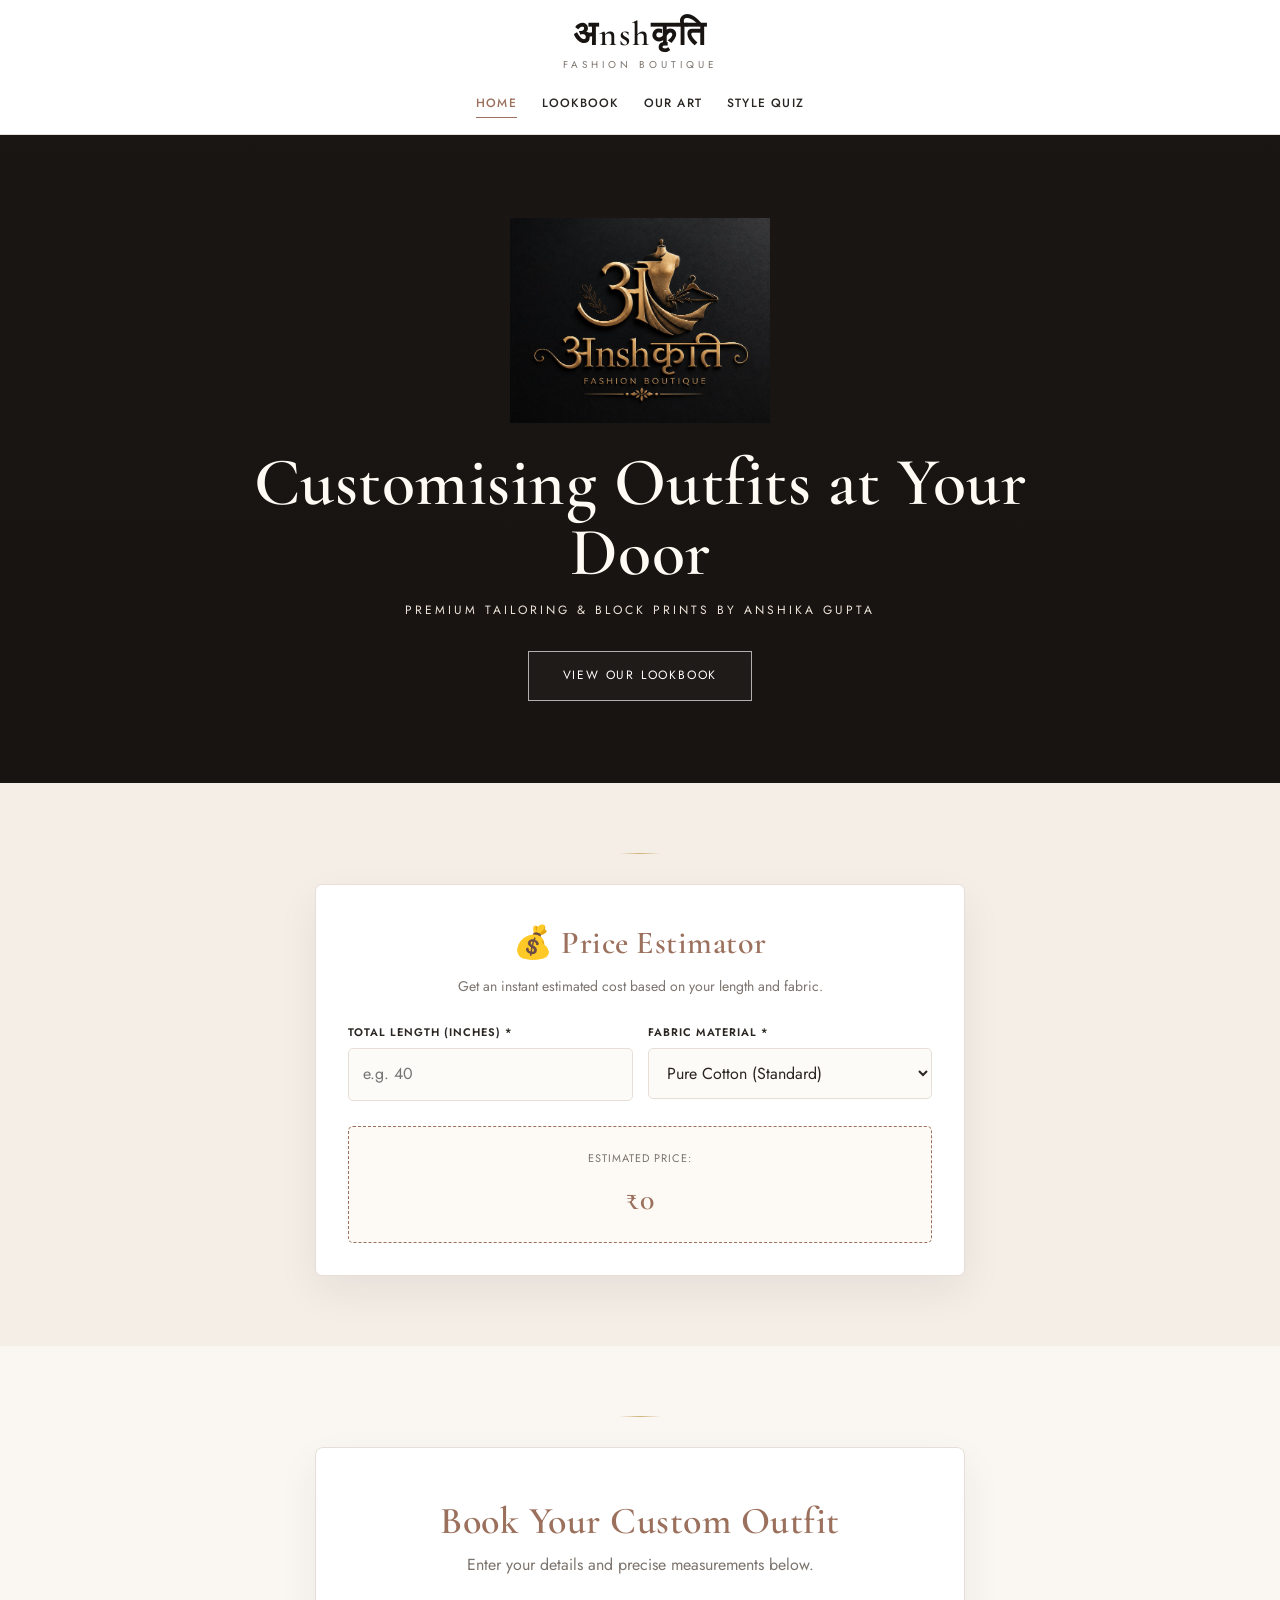
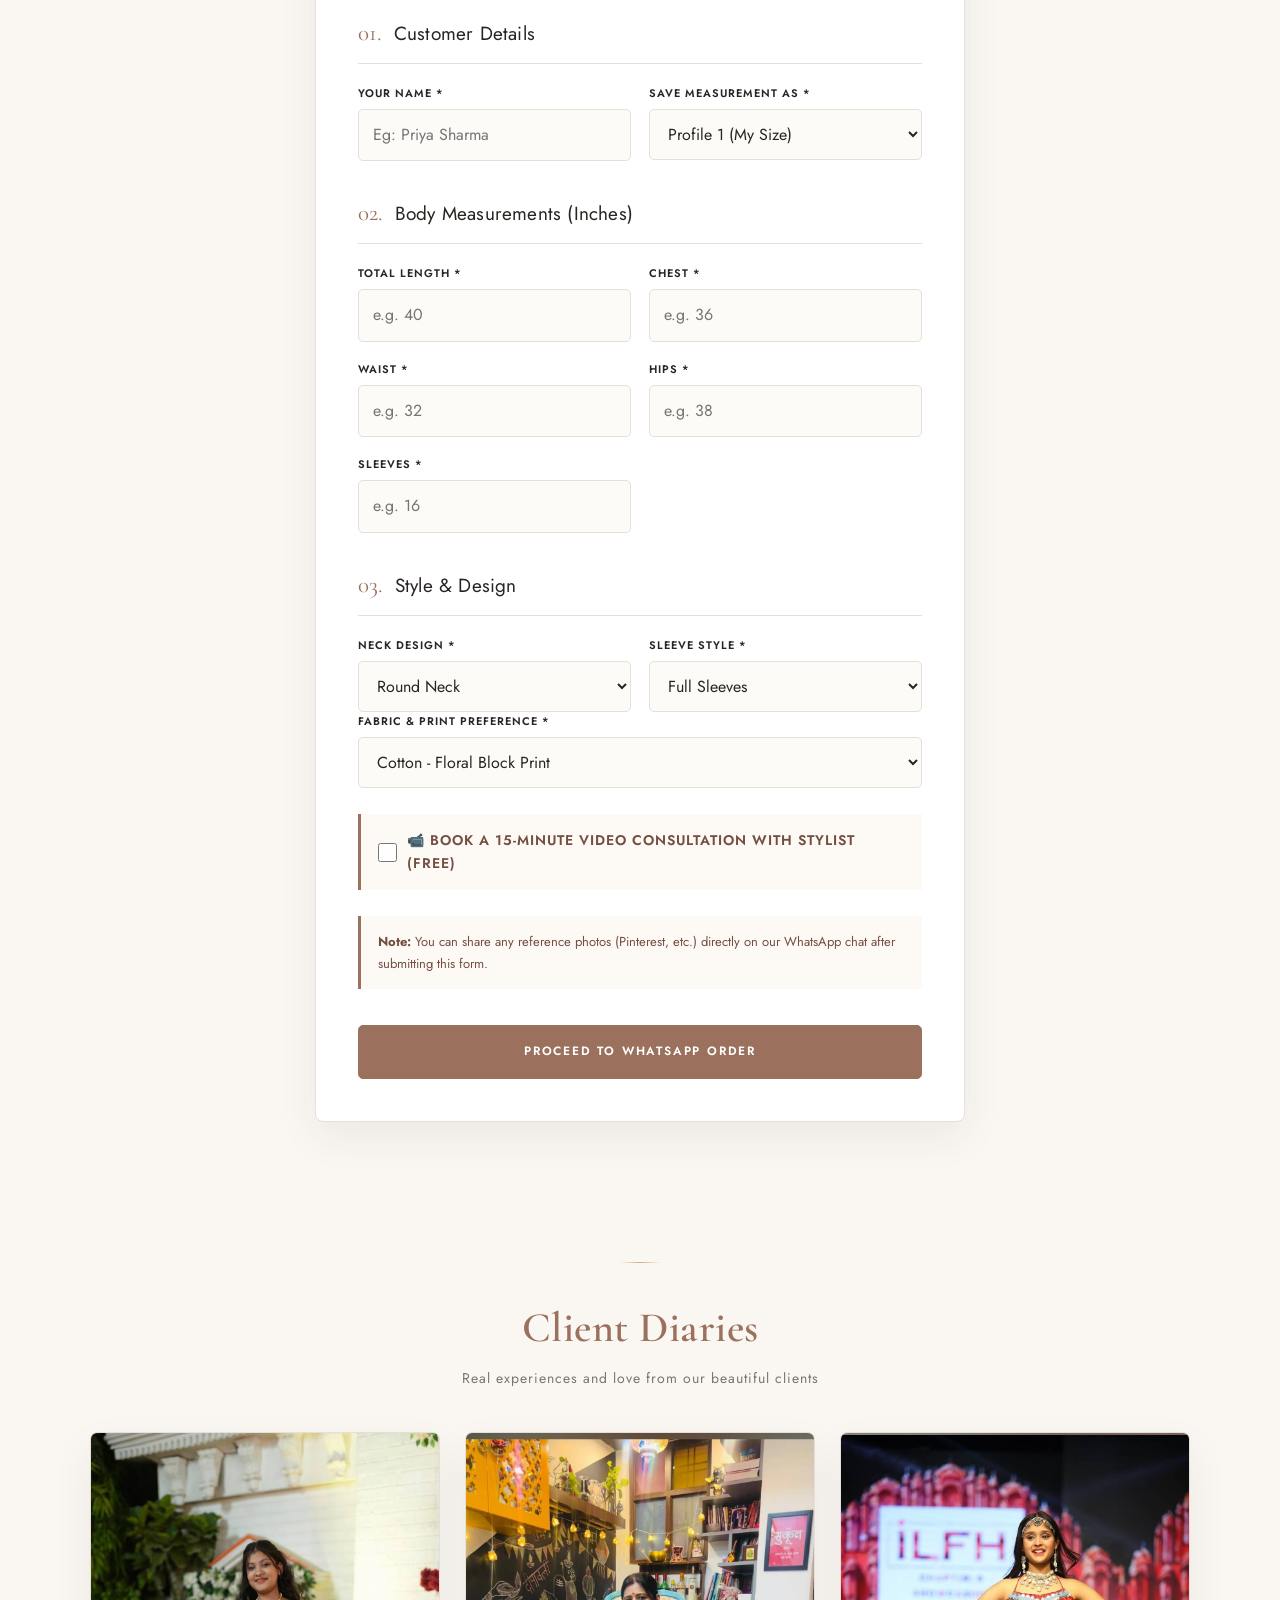
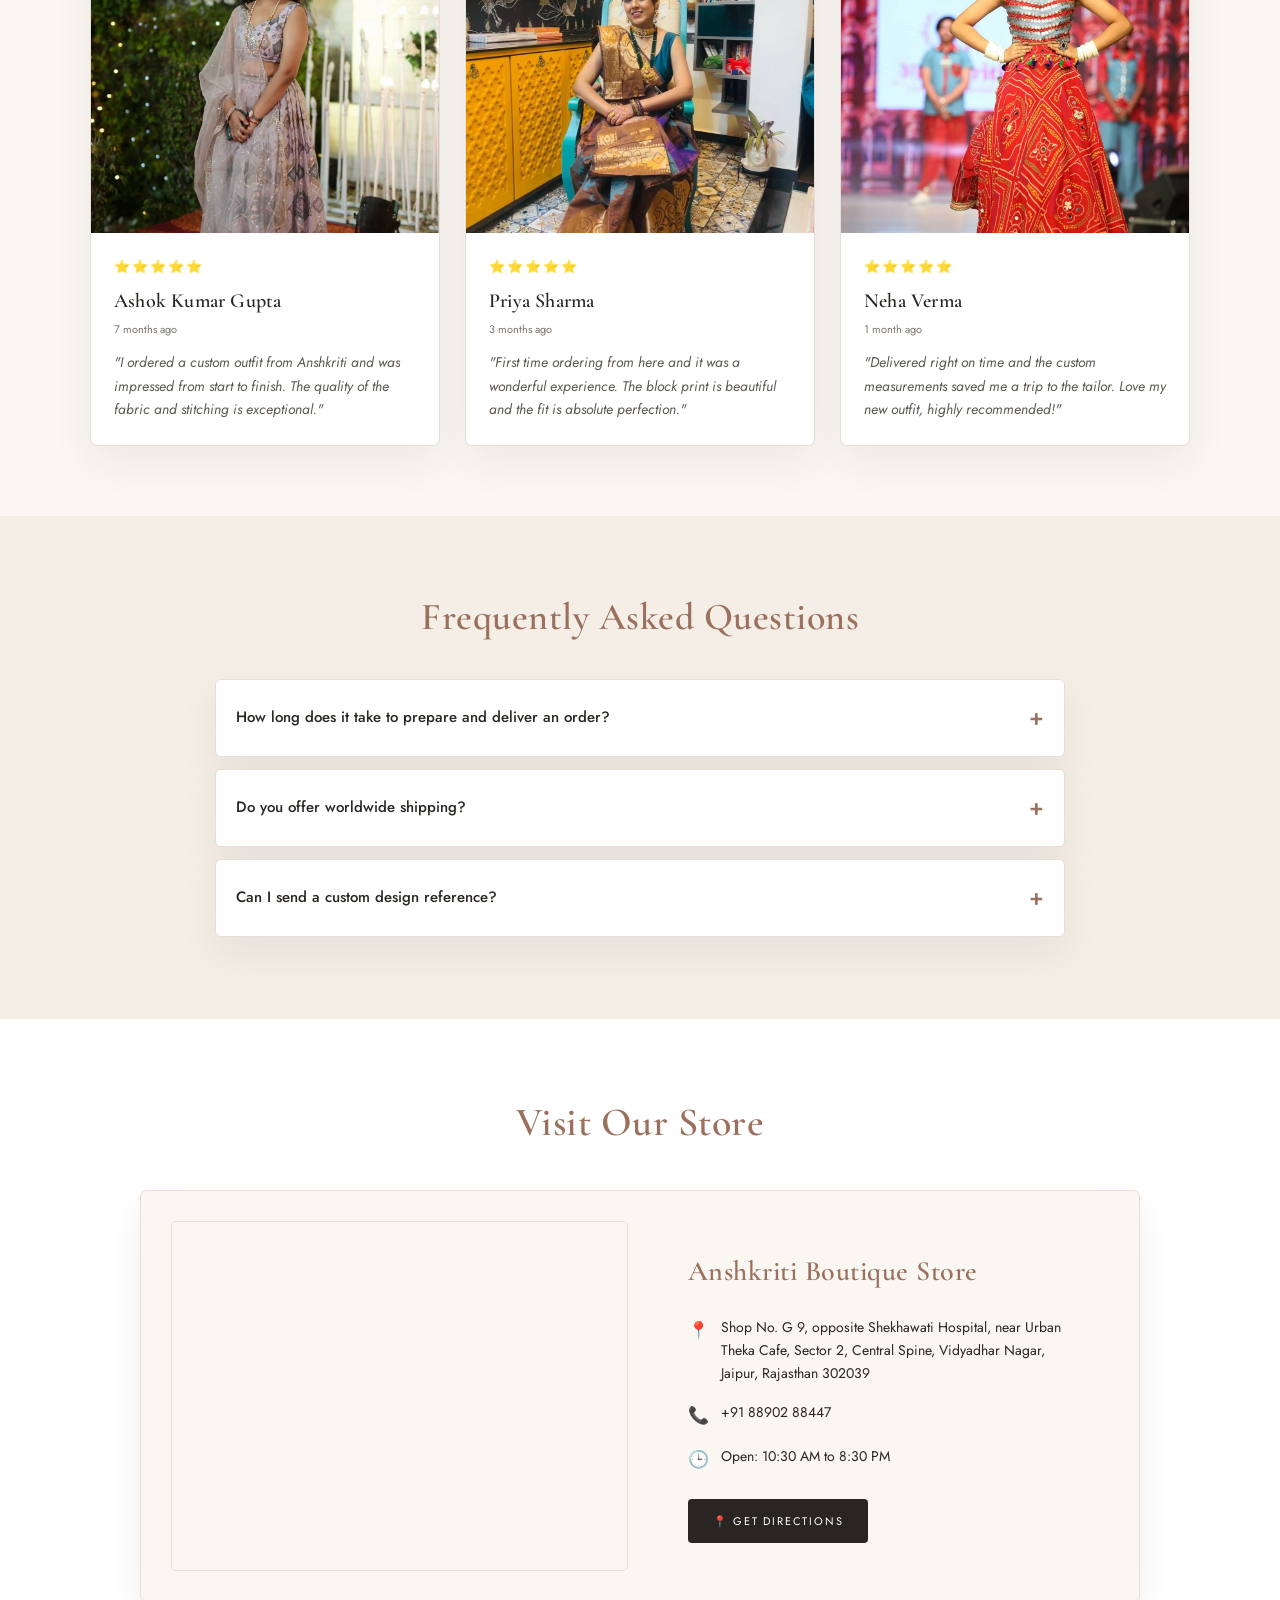
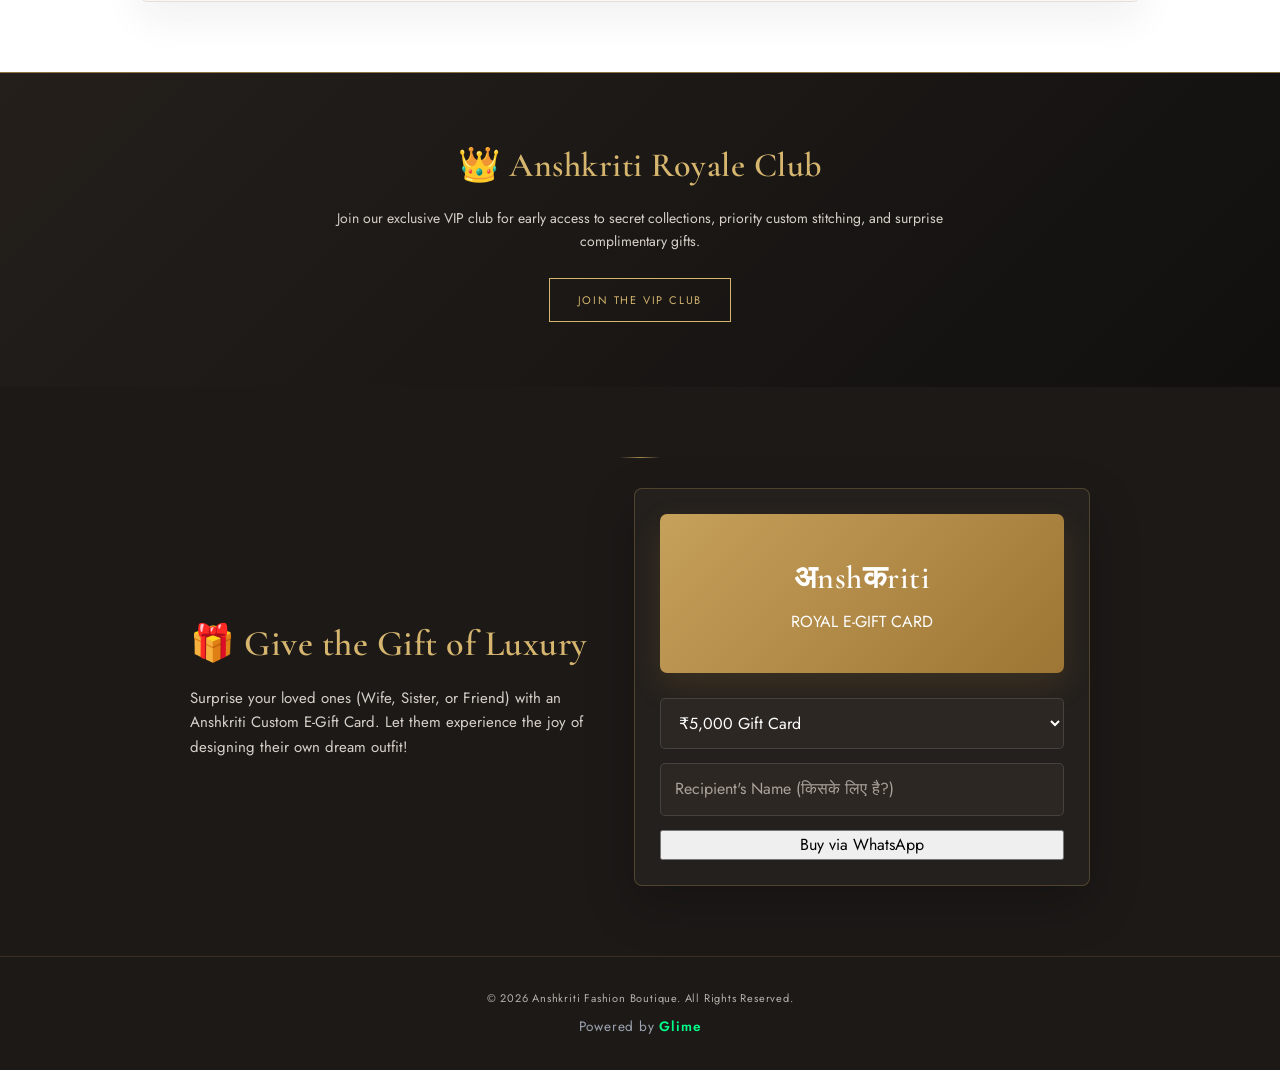
<file: index.html>
<!DOCTYPE html>
<html lang="en">
<head>
    <meta charset="UTF-8">
    <meta name="viewport" content="width=device-width, initial-scale=1.0">
    <title>Anshkriti | Premium Fashion Boutique</title>
    <link rel="stylesheet" href="style.css">
    <!-- Premium Luxury Fonts -->
    <link href="https://fonts.googleapis.com/css2?family=Cormorant+Garamond:ital,wght@0,500;0,600;0,700;1,500&family=Jost:wght@300;400;500&display=swap" rel="stylesheet">
</head>
<body>

    <!-- Golden Splash Screen (Pre-loader) -->
    <div id="splash-screen">
        <img src="images/logo.png" alt="Anshkriti Royal Logo" class="splash-logo">
    </div>

    <!-- Header / Navbar -->
    <header class="navbar">
        <div class="logo">
            <h1><a href="index.html" style="text-decoration:none; color:inherit;">अnshकृति</a></h1>
            <p>Fashion Boutique</p>
        </div>
        <nav class="nav-links">
            <a href="index.html" class="active">Home</a>
            <a href="lookbook.html">Lookbook</a>
            <a href="our-art.html">Our Art</a>
            <a href="quiz.html">Style Quiz</a>
        </nav>
    </header>

            
    <!-- Royal Hero Section -->
    <section class="hero">
        <div class="hero-overlay"></div>
        <div class="hero-content">
                        <!-- आपका नया शानदार लोगो -->
            <img src="images/logo.png" alt="Anshkriti Royal Logo" class="hero-main-logo">
            <h2>Customising Outfits at Your Door</h2>
            <p>Premium Tailoring & Block Prints by Anshika Gupta</p>
            <a href="lookbook.html" class="lookbook-btn">View Our Lookbook</a>
        </div>
    </section>

    <!-- Smart Price Estimator Section -->
    <section class="estimator-section">
        <div class="estimator-container">
            <div class="estimator-box">
                <h2>💰 Price Estimator</h2>
                <p>Get an instant estimated cost based on your length and fabric.</p>
                
                <div class="estimator-grid">
                    <div class="form-group">
                        <label>Total Length (Inches) *</label>
                        <input type="number" id="calcLength" placeholder="e.g. 40" oninput="calculatePrice()">
                    </div>
                    <div class="form-group">
                        <label>Fabric Material *</label>
                        <select id="calcFabric" onchange="calculatePrice()">
                            <option value="500">Pure Cotton (Standard)</option>
                            <option value="900">Chanderi Silk (Premium)</option>
                            <option value="1200">Designer Georgette</option>
                        </select>
                    </div>
                </div>

                <div class="price-result-box">
                    <span>Estimated Price: </span>
                    <h3 id="finalPrice">₹0</h3>
                </div>
            </div>
        </div>
    </section>

    <!-- Premium Measurement Form -->
    <section class="measurement-section" id="measurement-form">
        <div class="form-container">
            <div class="form-header">
                <h2>Book Your Custom Outfit</h2>
                <p>Enter your details and precise measurements below.</p>
            </div>

            <form id="orderForm">
                <!-- 1. Customer Details -->
                <div class="section-title"><span>01.</span> Customer Details</div>
                <div class="input-grid">
                    <div class="form-group">
                        <label>Your Name *</label>
                        <input type="text" id="custName" required placeholder="Eg: Priya Sharma">
                    </div>
                    <div class="form-group">
                        <label>Save Measurement As *</label>
                        <select id="profileName">
                            <option value="My Size">Profile 1 (My Size)</option>
                            <option value="Mother's Size">Profile 2 (Mother's Size)</option>
                            <option value="New Custom Size">New Custom Profile</option>
                        </select>
                    </div>
                </div>

                <!-- 2. Body Measurements -->
                <div class="section-title"><span>02.</span> Body Measurements (Inches)</div>
                <div class="input-grid">
                    <div class="form-group">
                        <label>Total Length *</label>
                        <input type="number" id="length" required placeholder="e.g. 40">
                    </div>
                    <div class="form-group">
                        <label>Chest *</label>
                        <input type="number" id="chest" required placeholder="e.g. 36">
                    </div>
                    <div class="form-group">
                        <label>Waist *</label>
                        <input type="number" id="waist" required placeholder="e.g. 32">
                    </div>
                    <div class="form-group">
                        <label>Hips *</label>
                        <input type="number" id="hips" required placeholder="e.g. 38">
                    </div>
                    <div class="form-group">
                        <label>Sleeves *</label>
                        <input type="number" id="sleeves" required placeholder="e.g. 16">
                    </div>
                </div>

                <!-- 3. Style & Design -->
                <div class="section-title"><span>03.</span> Style & Design</div>
                <div class="input-grid">
                    <div class="form-group">
                        <label>Neck Design *</label>
                        <select id="neckDesign">
                            <option value="Round Neck">Round Neck</option>
                            <option value="V-Neck">V-Neck</option>
                            <option value="Square Neck">Square Neck</option>
                            <option value="Boat Neck">Boat Neck</option>
                        </select>
                    </div>
                    <div class="form-group">
                        <label>Sleeve Style *</label>
                        <select id="sleeveStyle">
                            <option value="Full Sleeves">Full Sleeves</option>
                            <option value="Half Sleeves">Half Sleeves</option>
                            <option value="Mega Sleeves">Mega Sleeves</option>
                            <option value="Sleeveless">Sleeveless</option>
                        </select>
                    </div>
                </div>

                <div class="form-group full-width">
                    <label>Fabric & Print Preference *</label>
                    <select id="fabricPrint">
                        <option value="Cotton - Floral Block Print">Cotton - Floral Block Print</option>
                        <option value="Cotton - Geometric Block Print">Cotton - Geometric Block Print</option>
                        <option value="Silk - Plain/Solid">Silk - Plain/Solid</option>
                        <option value="Other (Will discuss on chat)">Other (Will discuss on WhatsApp)</option>
                    </select>
                </div>

                <!-- Video Consultation Checkbox -->
                <div class="form-group full-width consultation-box">
                    <label>
                        <input type="checkbox" id="videoCall" value="Yes">
                        📹 Book a 15-Minute Video Consultation with Stylist (Free)
                    </label>
                </div>

                <div class="note-box">
                    <strong>Note:</strong> You can share any reference photos (Pinterest, etc.) directly on our WhatsApp chat after submitting this form.
                </div>

                <button type="button" class="primary-btn submit-btn" onclick="sendToWhatsApp()">
                    Proceed to WhatsApp Order
                </button>
            </form>
        </div>
    </section>

    <!-- Client Diaries (Reviews Section) -->
    <section class="reviews-section">
        <div class="reviews-container">
            <h2>Client Diaries</h2>
            <p>Real experiences and love from our beautiful clients</p>
            
            <div class="reviews-grid">
                <!-- Review 1 (Real Review from your screenshot) -->
                <div class="review-card">
                    <img src="images/review1.jpg" alt="Client Review" class="review-img">
                    <div class="review-content">
                        <div class="stars">⭐⭐⭐⭐⭐</div>
                        <h4>Ashok Kumar Gupta</h4>
                        <p class="date">7 months ago</p>
                        <p class="review-text">"I ordered a custom outfit from Anshkriti and was impressed from start to finish. The quality of the fabric and stitching is exceptional."</p>
                    </div>
                </div>

                <!-- Review 2 (Dummy Review - You can change later) -->
                <div class="review-card">
                    <img src="images/review2.jpg" alt="Client Review" class="review-img">
                    <div class="review-content">
                        <div class="stars">⭐⭐⭐⭐⭐</div>
                        <h4>Priya Sharma</h4>
                        <p class="date">3 months ago</p>
                        <p class="review-text">"First time ordering from here and it was a wonderful experience. The block print is beautiful and the fit is absolute perfection."</p>
                    </div>
                </div>

                <!-- Review 3 (Dummy Review - You can change later) -->
                <div class="review-card">
                    <img src="images/review3.jpg" alt="Client Review" class="review-img">
                    <div class="review-content">
                        <div class="stars">⭐⭐⭐⭐⭐</div>
                        <h4>Neha Verma</h4>
                        <p class="date">1 month ago</p>
                        <p class="review-text">"Delivered right on time and the custom measurements saved me a trip to the tailor. Love my new outfit, highly recommended!"</p>
                    </div>
                </div>
            </div>
        </div>
    </section>

    <!-- FAQ Section -->
    <section class="faq-section">
        <div class="faq-container">
            <h2>Frequently Asked Questions</h2>
            <div class="faq-list">
                <details class="faq-item">
                    <summary>How long does it take to prepare and deliver an order?</summary>
                    <div class="faq-answer">It usually takes around 10 to 15 working days to process, custom-tailor, and dispatch your order.</div>
                </details>
                <details class="faq-item">
                    <summary>Do you offer worldwide shipping?</summary>
                    <div class="faq-answer">Yes, we ship globally! International shipping charges are calculated separately based on location.</div>
                </details>
                <details class="faq-item">
                    <summary>Can I send a custom design reference?</summary>
                    <div class="faq-answer">Absolutely! Just select 'New Custom Profile' and share your reference image directly in our WhatsApp chat after submitting the order.</div>
                </details>
            </div>
        </div>
    </section>
<!-- Visit Our Store Section -->
    <section class="store-section">
        <div class="store-container">
            <h2 class="store-heading">Visit Our Store</h2>
            
            <div class="store-content">
                <!-- Google Map (Live Iframe) -->
                <div class="store-map">
                    <iframe 
                        src="https://maps.google.com/maps?q=Anshkriti+Boutique+Store,+Shop+No.+G+9,+Sector+2,+Central+Spine,+Vidyadhar+Nagar,+Jaipur,+Rajasthan+302039&t=&z=15&ie=UTF8&iwloc=&output=embed" 
                        width="100%" 
                        height="100%" 
                        style="border:0;" 
                        allowfullscreen="" 
                        loading="lazy" 
                        referrerpolicy="no-referrer-when-downgrade">
                    </iframe>
                </div>

                <!-- Store Details (From your screenshot) -->
                <div class="store-details">
                    <h3>Anshkriti Boutique Store</h3>
                    
                    <div class="detail-item">
                        <span class="icon">📍</span>
                        <p>Shop No. G 9, opposite Shekhawati Hospital, near Urban Theka Cafe, Sector 2, Central Spine, Vidyadhar Nagar, Jaipur, Rajasthan 302039</p>
                    </div>
                    
                    <div class="detail-item">
                        <span class="icon">📞</span>
                        <p>+91 88902 88447</p>
                    </div>

                    <div class="detail-item">
                        <span class="icon">🕒</span>
                        <p>Open: 10:30 AM to 8:30 PM</p>
                    </div>

                    <!-- Get Directions Button (Opens Google Maps directly) -->
                    <a href="https://www.google.com/maps/dir/?api=1&destination=Anshkriti+Boutique+Store,+Sector+2,+Central+Spine,+Vidyadhar+Nagar,+Jaipur,+Rajasthan" target="_blank" class="directions-btn">
                        📍 Get Directions
                    </a>
                </div>
            </div>
        </div>
    </section>


<!-- VIP Couture Club Section -->
    <section class="vip-club">
        <div class="vip-content">
            <h2>👑 Anshkriti Royale Club</h2>
            <p>Join our exclusive VIP club for early access to secret collections, priority custom stitching, and surprise complimentary gifts.</p>
            <button onclick="joinVIPClub()" class="vip-btn">Join the VIP Club</button>
        </div>
    </section>

    <!-- Luxury E-Gift Card Section -->
    <section class="gift-card-section">
        <div class="gift-container">
            <div class="gift-text">
                <h2>🎁 Give the Gift of Luxury</h2>
                <p>Surprise your loved ones (Wife, Sister, or Friend) with an Anshkriti Custom E-Gift Card. Let them experience the joy of designing their own dream outfit!</p>
            </div>
            
            <div class="gift-box">
                <!-- कार्ड का ग्राफ़िक -->
                <div class="card-design">
                    <h3>अnshकriti</h3>
                    <p>ROYAL E-GIFT CARD</p>
                </div>
                <!-- फॉर्म -->
                <div class="gift-form">
                    <select id="giftAmount">
                        <option value="5000">₹5,000 Gift Card</option>
                        <option value="11000">₹11,000 Premium Card</option>
                        <option value="21000">₹21,000 Bridal/VIP Card</option>
                    </select>
                    <input type="text" id="giftTo" placeholder="Recipient's Name (किसके लिए है?)">
                    <button onclick="buyGiftCard()" class="cta-btn" style="width: 100%;">Buy via WhatsApp</button>
                </div>
            </div>
        </div>
    </section>

    <!-- Footer -->
    <footer>
        <p>&copy; 2026 Anshkriti Fashion Boutique. All Rights Reserved.</p>
        <p style="margin-top: 8px; font-size: 0.85rem; color: #9ca3af;">
    Powered by <a href="https://glime.online" target="_blank" style="color: #00ff88; text-decoration: none; font-weight: 600;">Glime</a>
</p>
    </footer>

    <script src="script.js"></script>
</body>
</html>
</file>
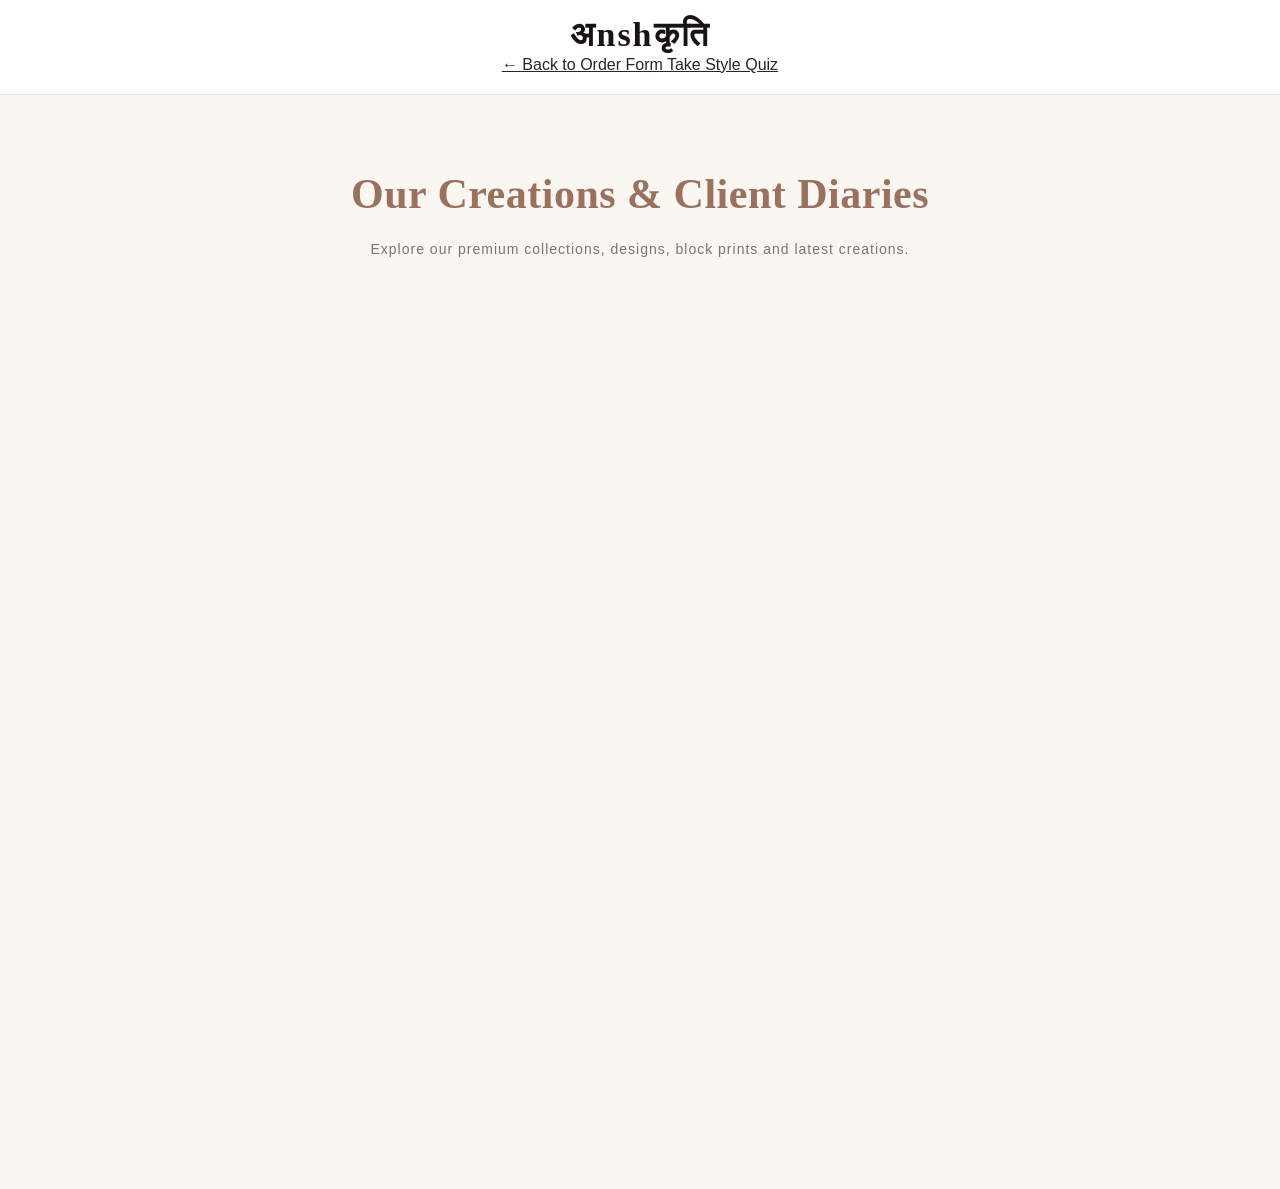
<file: lookbook.html>
<!DOCTYPE html>
<html lang="en">
<head>
    <meta charset="UTF-8">
    <meta name="viewport" content="width=device-width, initial-scale=1.0">

    <title>Lookbook | Anshkriti Fashion</title>

    <link rel="stylesheet" href="style.css">

    <link
        href="https://fonts.googleapis.com/css2?family=Playfair+Display:wght@600&family=Montserrat:wght@300;400;500;600&display=swap"
        rel="stylesheet"
    >

    <style>
        /*
         * GLIME Lookbook Integration
         * Only the Lookbook content area is controlled by GLIME.
         * Existing Anshkriti navigation/design remains untouched.
         */

        .glime-lookbook-section {
            width: 100%;
            margin: 0;
            padding: 0;
        }

        #glime-lookbook {
            width: 100%;
            min-height: 900px;
        }
    </style>
</head>

<body>

    <!-- ==============================
         ANSHKRITI HEADER
    =============================== -->

    <header class="navbar">

        <div class="logo">
            <h1>अnshकृति</h1>
        </div>

        <a href="index.html" class="back-link">
            ← Back to Order Form
        </a>

        <a href="quiz.html" class="back-link">
            Take Style Quiz
        </a>

    </header>


    <!-- ==============================
         ANSHKRITI LOOKBOOK HEADER
    =============================== -->

    <section class="lookbook-header">

        <h2>Our Creations & Client Diaries</h2>

        <p>
            Explore our premium collections, designs,
            block prints and latest creations.
        </p>

    </section>


    <!-- ==============================
         GLIME LOOKBOOK
    =============================== -->

    <section class="glime-lookbook-section">

        <div id="glime-lookbook"></div>

    </section>


    <!-- ==============================
         GLIME LOOKBOOK ENGINE
    =============================== -->

    <script
        src="https://glime.online/lookbook-engine.js?v=2"
        data-target="glime-lookbook"
        data-min-height="1000px">
    </script>


</body>
</html>
</file>
<file: style.css>
/* =========================================================
   ANSHKRITI BOUTIQUE — CUSTOM PREMIUM STYLES
   Purpose: Boutique-first visual identity
   No GLIME branding or GLIME color system used.
   ========================================================= */

:root{
  --primary:#9b705d;
  --primary-dark:#744f41;
  --gold:#c6a15b;
  --gold-dark:#9c7737;
  --ivory:#faf7f2;
  --cream:#f4eee7;
  --white:#ffffff;
  --ink:#292522;
  --muted:#7c746e;
  --line:#e7dfd7;
  --soft:#fdf9f5;
  --soft-rose:#f7f0ea;
  --dark:#1c1917;
  --shadow:0 18px 50px rgba(45,34,28,.08);
  --radius:8px;
  --heading:'Cormorant Garamond',serif;
  --body:'Jost',sans-serif;
}

*{margin:0;padding:0;box-sizing:border-box}

html{scroll-behavior:smooth}

body{
  font-family:var(--body);
  background:var(--ivory);
  color:var(--ink);
  line-height:1.65;
  -webkit-font-smoothing:antialiased;
}

img{max-width:100%;display:block}

a{color:inherit}

button,input,select{font:inherit}

h1,h2,h3,h4{
  font-family:var(--heading);
  font-weight:600;
  letter-spacing:.5px;
}

section{width:100%}

/* ---------------- Header ---------------- */

.navbar{
  position:sticky;
  top:0;
  z-index:1000;
  padding:18px 20px 16px;
  background:rgba(255,255,255,.96);
  border-bottom:1px solid var(--line);
  text-align:center;
  backdrop-filter:blur(12px);
}

.logo h1{
  color:var(--primary);
  font-size:clamp(27px,4vw,34px);
  line-height:1;
  letter-spacing:2px;
}

.logo p{
  margin-top:5px;
  color:var(--muted);
  font-size:10px;
  letter-spacing:4px;
  text-transform:uppercase;
}

.nav-links{
  display:flex;
  justify-content:center;
  flex-wrap:wrap;
  gap:10px 25px;
  margin-top:16px;
}

.nav-links a{
  padding:4px 0;
  color:var(--ink);
  text-decoration:none;
  font-size:12px;
  font-weight:500;
  letter-spacing:1.2px;
  text-transform:uppercase;
  border-bottom:1px solid transparent;
  transition:.25s ease;
}

.nav-links a:hover,
.nav-links a.active{
  color:var(--primary);
  border-bottom-color:var(--primary);
}

/* ---------------- Hero ---------------- */

.hero{
  position:relative;
  min-height:72vh;
  display:flex;
  align-items:center;
  justify-content:center;
  overflow:hidden;
  text-align:center;
  background:#201b18;
  background-image:url('https://images.unsplash.com/photo-1583391733958-650fac5ebf7f?q=80&w=1920');
  background-size:cover;
  background-position:center;
}

.hero-overlay{
  position:absolute;
  inset:0;
  background:
    linear-gradient(180deg,rgba(20,16,14,.48),rgba(20,16,14,.68));
}

.hero-content{
  position:relative;
  z-index:1;
  width:min(850px,100%);
  padding:70px 22px;
}

.hero-main-logo{
  width:min(260px,75vw);
  margin:0 auto 25px;
  border:0;
  border-radius:0;
  box-shadow:none;
}

.hero-content h2{
  margin-bottom:14px;
  color:#fffaf3;
  font-size:clamp(38px,7vw,68px);
  line-height:1.02;
}

.hero-content p{
  margin-bottom:30px;
  color:#eee4da;
  font-size:12px;
  letter-spacing:3px;
  text-transform:uppercase;
}

.lookbook-btn{
  display:inline-block;
  padding:14px 34px;
  color:#fff;
  border:1px solid rgba(255,255,255,.65);
  background:rgba(255,255,255,.03);
  text-decoration:none;
  font-size:12px;
  letter-spacing:2px;
  text-transform:uppercase;
  transition:.3s ease;
}

.lookbook-btn:hover{
  color:#fff;
  background:var(--primary);
  border-color:var(--primary);
}

/* ---------------- Shared Sections ---------------- */

.measurement-section,
.estimator-section,
.gift-card-section,
.quiz-section,
.store-section,
.reviews-section,
.faq-section{
  padding:70px 20px;
}

.form-container,
.estimator-box,
.quiz-container,
.gift-box,
.store-content,
.review-card,
.faq-item,
.timeline-content{
  background:var(--white);
  border:1px solid var(--line);
  box-shadow:var(--shadow);
}

.form-container{
  width:100%;
  max-width:650px;
  margin:auto;
  padding:42px;
  border-radius:var(--radius);
}

.form-header{text-align:center;margin-bottom:36px}

.form-header h2,
.faq-container h2,
.lookbook-header h2,
.store-heading,
.reviews-container>h2,
.estimator-box h2,
.quiz-header h2,
.gift-text h2,
.story-header h2{
  color:var(--primary);
}

.form-header h2{font-size:38px}

.form-header p,
.estimator-box>p,
.quiz-header p,
.gift-text p,
.story-header p,
.reviews-container>p{
  color:var(--muted);
}

.section-title{
  margin:34px 0 20px;
  padding-bottom:10px;
  color:var(--ink);
  font-size:19px;
  border-bottom:1px solid var(--line);
}

.section-title span{
  margin-right:5px;
  color:var(--primary);
  font-family:var(--heading);
  font-size:23px;
}

.input-grid{
  display:grid;
  grid-template-columns:1fr;
  gap:18px;
}

.form-group{display:flex;flex-direction:column}

.full-width{grid-column:1/-1}

.form-group label{
  margin-bottom:7px;
  color:var(--ink);
  font-size:11px;
  font-weight:600;
  letter-spacing:1px;
  text-transform:uppercase;
}

.form-group input,
.form-group select,
.gift-form input,
.gift-form select{
  width:100%;
  padding:12px 14px;
  color:var(--ink);
  background:#fdfbf8;
  border:1px solid var(--line);
  border-radius:5px;
  outline:0;
  transition:.25s ease;
}

.form-group input:focus,
.form-group select:focus,
.gift-form input:focus,
.gift-form select:focus{
  background:#fff;
  border-color:var(--primary);
  box-shadow:0 0 0 3px rgba(155,112,93,.09);
}

.note-box,
.consultation-box{
  margin:26px 0;
  padding:15px 17px;
  background:var(--soft);
  border-left:3px solid var(--primary);
  color:var(--primary-dark);
  font-size:13px;
}

.consultation-box label{
  display:flex;
  align-items:center;
  gap:10px;
  margin:0;
  color:var(--primary-dark);
  font-size:14px;
  cursor:pointer;
}

.consultation-box input[type=checkbox]{
  width:19px;
  height:19px;
  accent-color:var(--primary);
}

.submit-btn,
.vip-btn{
  cursor:pointer;
  transition:.3s ease;
}

.submit-btn{
  width:100%;
  margin-top:10px;
  padding:16px 20px;
  color:#fff;
  background:var(--primary);
  border:1px solid var(--primary);
  border-radius:5px;
  font-size:12px;
  font-weight:600;
  letter-spacing:2px;
  text-transform:uppercase;
}

.submit-btn:hover{
  background:var(--primary-dark);
  border-color:var(--primary-dark);
}

/* ---------------- FAQ ---------------- */

.faq-section{
  display:flex;
  justify-content:center;
  background:var(--cream);
}

.faq-container{width:100%;max-width:850px}

.faq-container h2{
  margin-bottom:30px;
  text-align:center;
  font-size:38px;
}

.faq-item{
  margin-bottom:12px;
  border-radius:6px;
  box-shadow:none;
}

.faq-item summary{
  display:flex;
  align-items:center;
  justify-content:space-between;
  padding:19px 20px;
  cursor:pointer;
  list-style:none;
  font-size:15px;
  font-weight:500;
}

.faq-item summary::-webkit-details-marker{display:none}

.faq-item summary::after{
  content:'+';
  color:var(--primary);
  font-size:23px;
}

.faq-item[open] summary::after{content:'−'}

.faq-answer{
  padding:0 20px 20px;
  color:var(--muted);
  font-size:14px;
}

/* ---------------- Lookbook ---------------- */

.lookbook-header{
  padding:65px 20px 28px;
  text-align:center;
}

.lookbook-header h2{font-size:42px;margin-bottom:8px}

.lookbook-header p{
  color:var(--muted);
  font-size:14px;
  letter-spacing:1px;
}

.gallery-section{
  width:min(1100px,100%);
  margin:0 auto 70px;
  padding:20px;
}

.photo-grid{
  display:grid;
  grid-template-columns:repeat(auto-fit,minmax(250px,1fr));
  gap:20px;
}

.photo-item{
  position:relative;
  overflow:hidden;
  background:#fff;
  border-radius:5px;
  box-shadow:var(--shadow);
}

.photo-item img{
  width:100%;
  height:410px;
  object-fit:cover;
  transition:transform .5s ease;
}

.photo-item:hover img{transform:scale(1.035)}

.photo-caption{
  position:absolute;
  right:0;
  bottom:0;
  left:0;
  padding:14px;
  color:var(--ink);
  background:rgba(255,255,255,.94);
  text-align:center;
  font-size:12px;
  font-weight:600;
  letter-spacing:1px;
  text-transform:uppercase;
}

/* ---------------- Store ---------------- */

.store-section{
  display:flex;
  justify-content:center;
  background:#fff;
}

.store-container{width:min(1000px,100%)}

.store-heading{
  margin-bottom:35px;
  text-align:center;
  font-size:40px;
}

.store-content{
  display:grid;
  grid-template-columns:1fr;
  gap:25px;
  padding:22px;
  border-radius:7px;
  background:var(--ivory);
}

.store-map{
  min-height:300px;
  overflow:hidden;
  border:1px solid var(--line);
  border-radius:5px;
}

.store-details{
  display:flex;
  flex-direction:column;
  justify-content:center;
  padding:15px;
}

.store-details h3{
  margin-bottom:22px;
  color:var(--primary);
  font-size:28px;
}

.detail-item{
  display:flex;
  align-items:flex-start;
  margin-bottom:16px;
}

.detail-item .icon{
  margin-right:12px;
  font-size:17px;
}

.detail-item p{
  color:var(--ink);
  font-size:14px;
}

.directions-btn{
  width:max-content;
  margin-top:10px;
  padding:13px 25px;
  color:#fff;
  background:var(--ink);
  text-decoration:none;
  font-size:11px;
  letter-spacing:1.5px;
  text-transform:uppercase;
  border-radius:4px;
  transition:.3s ease;
}

.directions-btn:hover{background:var(--primary)}

/* ---------------- Reviews ---------------- */

.reviews-section{background:var(--ivory)}

.reviews-container{
  width:min(1100px,100%);
  margin:auto;
}

.reviews-container>h2{
  margin-bottom:5px;
  text-align:center;
  font-size:42px;
}

.reviews-container>p{
  margin-bottom:42px;
  text-align:center;
  font-size:14px;
  letter-spacing:1px;
}

.reviews-grid{
  display:grid;
  grid-template-columns:repeat(auto-fit,minmax(270px,1fr));
  gap:25px;
}

.review-card{
  overflow:hidden;
  border-radius:7px;
  box-shadow:none;
  transition:.3s ease;
}

.review-card:hover{
  transform:translateY(-5px);
  box-shadow:var(--shadow);
}

.review-img{
  width:100%;
  height:400px;
  object-fit:cover;
  object-position:top;
}

.review-content{padding:23px}

.stars{
  margin-bottom:7px;
  color:var(--gold);
  font-size:13px;
  letter-spacing:2px;
}

.review-content h4{
  margin-bottom:2px;
  color:var(--ink);
  font-size:20px;
}

.date{
  margin-bottom:13px;
  color:var(--muted);
  font-size:11px;
}

.review-text{
  color:#5e5752;
  font-size:14px;
  font-style:italic;
  line-height:1.7;
}

/* ---------------- Estimator ---------------- */

.estimator-section{
  justify-content:center;
  background:var(--cream);
}

.estimator-container{
  width:100%;
  max-width:650px;
  margin:auto;
}

.estimator-box{
  padding:32px;
  border-radius:7px;
}

.estimator-box h2{
  margin-bottom:5px;
  text-align:center;
  font-size:32px;
}

.estimator-box>p{
  margin-bottom:25px;
  text-align:center;
  font-size:14px;
}

.estimator-grid{
  display:grid;
  grid-template-columns:1fr;
  gap:15px;
}

.price-result-box{
  margin-top:25px;
  padding:17px;
  background:var(--soft);
  border:1px dashed var(--primary);
  border-radius:5px;
  text-align:center;
}

.price-result-box span{
  color:var(--muted);
  font-size:11px;
  letter-spacing:1px;
  text-transform:uppercase;
}

.price-result-box h3{
  margin-top:5px;
  color:var(--primary);
  font-size:30px;
}

/* ---------------- Story / Reels ---------------- */

.story-header{
  padding:65px 20px 28px;
  text-align:center;
}

.story-header h2{font-size:42px;margin-bottom:12px}

.story-header p{
  max-width:650px;
  margin:auto;
  font-size:15px;
}

.reels-section{
  display:flex;
  justify-content:center;
  padding:20px 20px 60px;
  background:var(--ivory);
}

.reels-grid{
  display:grid;
  grid-template-columns:repeat(auto-fit,minmax(230px,1fr));
  gap:20px;
  width:100%;
  max-width:900px;
}

.reel-box{
  position:relative;
  height:440px;
  overflow:hidden;
  background:#111;
  border-radius:7px;
  box-shadow:var(--shadow);
}

.reel-thumb{
  width:100%;
  height:100%;
  object-fit:cover;
  opacity:.84;
  transition:.4s ease;
}

.reel-box:hover .reel-thumb{
  opacity:1;
  transform:scale(1.035);
}

.play-btn{
  position:absolute;
  top:50%;
  left:50%;
  transform:translate(-50%,-50%);
  color:#fff;
  font-size:48px;
  text-shadow:0 3px 15px rgba(0,0,0,.5);
  pointer-events:none;
}

/* ---------------- Timeline ---------------- */

.timeline-section{
  display:flex;
  justify-content:center;
  padding:65px 20px 80px;
  background:#fff;
}

.timeline{
  position:relative;
  width:100%;
  max-width:700px;
}

.timeline::before{
  content:'';
  position:absolute;
  left:20px;
  top:0;
  width:1px;
  height:100%;
  background:rgba(155,112,93,.35);
}

.timeline-item{
  position:relative;
  display:flex;
  align-items:flex-start;
  margin-bottom:38px;
}

.timeline-icon{
  z-index:1;
  flex:0 0 42px;
  width:42px;
  height:42px;
  display:flex;
  align-items:center;
  justify-content:center;
  color:#fff;
  background:var(--primary);
  border-radius:50%;
  font-family:var(--heading);
  font-size:18px;
}

.timeline-content{
  margin-left:25px;
  padding:23px;
  border-radius:6px;
  box-shadow:none;
}

.timeline-content h3{
  margin-bottom:8px;
  color:var(--primary);
  font-size:21px;
}

.timeline-content p{
  color:var(--muted);
  font-size:14px;
}

/* ---------------- Splash ---------------- */

#splash-screen{
  position:fixed;
  inset:0;
  z-index:9999;
  display:flex;
  align-items:center;
  justify-content:center;
  background:#1c1917;
  transition:opacity .8s ease,visibility .8s;
}

.splash-logo{
  width:min(230px,65vw);
  animation:pulseLogo 2s ease-in-out infinite alternate;
}

@keyframes pulseLogo{
  from{transform:scale(.97);opacity:.82}
  to{transform:scale(1);opacity:1}
}

.hide-splash{
  opacity:0!important;
  visibility:hidden!important;
}

/* ---------------- VIP ---------------- */

.vip-club{
  padding:65px 20px;
  color:#fff;
  background:linear-gradient(135deg,#241f1b,#11100f);
  border-top:1px solid rgba(198,161,91,.65);
  border-bottom:1px solid rgba(198,161,91,.65);
  text-align:center;
}

.vip-content{
  width:100%;
  max-width:650px;
  margin:auto;
}

.vip-content h2{
  margin-bottom:13px;
  color:#d6b66f;
  font-size:34px;
}

.vip-content p{
  margin-bottom:25px;
  color:#d8d0c8;
  font-size:14px;
}

.vip-btn{
  padding:12px 28px;
  color:#d6b66f;
  background:transparent;
  border:1px solid #d6b66f;
  font-size:11px;
  letter-spacing:2px;
  text-transform:uppercase;
}

.vip-btn:hover{
  color:#1a1715;
  background:#d6b66f;
}

/* ---------------- Quiz ---------------- */

.quiz-section{
  min-height:70vh;
  align-items:center;
  background:var(--ivory);
}

.quiz-container{
  width:100%;
  max-width:700px;
  padding:38px;
  border-radius:8px;
  text-align:center;
}

.quiz-header h2{margin-bottom:8px;font-size:34px}

.quiz-header p{margin-bottom:28px}

.quiz-step{
  display:none;
  animation:fadeIn .4s ease;
}

.quiz-step.active-step{display:block}

.quiz-step h3{
  margin-bottom:22px;
  color:var(--primary-dark);
  font-size:23px;
}

.options-grid{
  display:flex;
  flex-direction:column;
  gap:12px;
  width:100%;
  max-width:420px;
  margin:auto;
}

.option-btn{
  padding:14px 18px;
  color:var(--primary-dark);
  background:var(--soft);
  border:1px solid rgba(155,112,93,.55);
  border-radius:30px;
  cursor:pointer;
  transition:.25s ease;
}

.option-btn:hover{
  color:#fff;
  background:var(--primary);
  border-color:var(--primary);
  transform:translateY(-1px);
}

.result-title{
  margin-bottom:18px;
  color:var(--primary);
}

.result-card{
  padding:20px;
  background:var(--soft);
  border:1px dashed var(--primary);
  border-radius:8px;
}

#result-img{
  width:100%;
  max-width:300px;
  height:350px;
  margin:0 auto 15px;
  object-fit:cover;
  border-radius:6px;
}

@keyframes fadeIn{
  from{opacity:0;transform:translateY(8px)}
  to{opacity:1;transform:translateY(0)}
}

/* ---------------- Gift Card ---------------- */

.gift-card-section{background:var(--cream)}

.gift-container{
  display:flex;
  flex-wrap:wrap;
  align-items:center;
  gap:40px;
  width:100%;
  max-width:900px;
  margin:auto;
}

.gift-text,.gift-box{
  flex:1;
  min-width:280px;
}

.gift-text h2{
  margin-bottom:12px;
  font-size:36px;
}

.gift-text p{
  font-size:15px;
}

.gift-box{
  padding:25px;
  background:#fff;
  border:1px solid var(--line);
  border-radius:8px;
  box-shadow:var(--shadow);
}

.card-design{
  margin-bottom:25px;
  padding:38px 20px;
  color:#fff;
  background:linear-gradient(135deg,#c6a15b,#9d7534);
  border-radius:7px;
  text-align:center;
  box-shadow:0 12px 30px rgba(156,119,55,.2);
}

.card-design h3{
  margin-bottom:4px;
  font-size:32px;
}

.gift-form select,
.gift-form input{
  margin-bottom:14px;
}

.gift-form input:focus,
.gift-form select:focus{
  outline:none;
  border-color:var(--primary);
}

/* ---------------- Footer ---------------- */

footer{
  padding:32px 20px;
  color:#b8b0aa;
  background:#1b1816;
  text-align:center;
  font-size:11px;
  letter-spacing:.8px;
}


/* ---------------- Premium section rhythm ---------------- */

.measurement-section,
.gift-card-section,
.quiz-section,
.estimator-section,
.reviews-section{
  position:relative;
}

.measurement-section::before,
.gift-card-section::before,
.quiz-section::before,
.estimator-section::before,
.reviews-section::before{
  content:'';
  display:block;
  width:42px;
  height:1px;
  margin:0 auto 30px;
  background:linear-gradient(90deg,transparent,var(--gold),transparent);
  opacity:.8;
}

.measurement-section{background:var(--ivory)}
.gift-card-section{background:var(--cream)}
.quiz-section{background:var(--ivory)}
.estimator-section{background:var(--cream)}
.reviews-section{background:var(--ivory)}

.form-container,
.estimator-box,
.quiz-container,
.gift-box,
.store-content,
.review-card,
.faq-item,
.timeline-content{
  box-shadow:0 16px 42px rgba(45,34,28,.065);
}

.form-container:hover,
.estimator-box:hover,
.quiz-container:hover,
.gift-box:hover{
  box-shadow:0 20px 52px rgba(45,34,28,.085);
}

.section-title{
  letter-spacing:.2px;
}

.submit-btn,
.lookbook-btn,
.directions-btn,
.vip-btn,
.option-btn{
  letter-spacing:1.8px;
}

.photo-caption{
  letter-spacing:1.2px;
}

.review-content h4{
  letter-spacing:.2px;
}

/* ---------------- Responsive ---------------- */

@media (min-width:768px){
  .input-grid{grid-template-columns:1fr 1fr}
  .estimator-grid{grid-template-columns:1fr 1fr}
  .store-content{grid-template-columns:1fr 1fr;padding:30px}
  .store-map{height:100%;min-height:350px}
  .store-details{padding:20px 35px}
}

@media (max-width:767px){
  .navbar{padding:15px 14px}
  .nav-links{gap:8px 15px}
  .nav-links a{font-size:10px}
  .hero{min-height:66vh}
  .hero-content{padding:55px 18px}
  .hero-content h2{font-size:36px}
  .hero-content p{font-size:10px;letter-spacing:2px}
  .form-container,
  .estimator-box,
  .quiz-container{padding:27px 19px}
  .form-header h2,
  .lookbook-header h2,
  .story-header h2,
  .reviews-container>h2,
  .store-heading{font-size:34px}
  .photo-item img{height:360px}
  .review-img{height:370px}
  .reel-box{height:400px}
  .timeline-content{padding:19px}
  .timeline-content{margin-left:18px}
  .gift-text,.gift-box{min-width:100%}
}

@media (prefers-reduced-motion:reduce){
  *,*::before,*::after{
    scroll-behavior:auto!important;
    animation-duration:.01ms!important;
    animation-iteration-count:1!important;
    transition-duration:.01ms!important;
  }
}


/* =========================================================
   FINAL DARK LOWER SECTION
   Royal Club → Gift Card → Footer
   ========================================================= */

.vip-club{
  margin-bottom:0;
  border-bottom:0;
}

.gift-card-section{
  margin-top:0;
  color:#fff;
  background:#1c1917;
  border-top:0;
  border-bottom:0;
}

.gift-text h2{
  color:#d6b66f;
}

.gift-text p{
  color:#d8d0c8;
}

.gift-box{
  color:var(--ink);
  background:#24201d;
  border-color:rgba(198,161,91,.28);
  box-shadow:0 18px 50px rgba(0,0,0,.22);
}

.gift-form input,
.gift-form select{
  color:#fff;
  background:#2c2723;
  border-color:rgba(255,255,255,.12);
}

.gift-form input::placeholder{
  color:#aaa19a;
}

.gift-form input:focus,
.gift-form select:focus{
  background:#302a26;
  border-color:#c6a15b;
  box-shadow:0 0 0 3px rgba(198,161,91,.10);
}

footer{
  margin-top:0;
  background:#1c1917;
  border-top:1px solid rgba(198,161,91,.16);
}


/* =========================================================
   FINAL BRAND NAME REFINEMENT
   Header brand name: deep black
   ========================================================= */

.logo h1{
  color:#171411;
}
</file>
